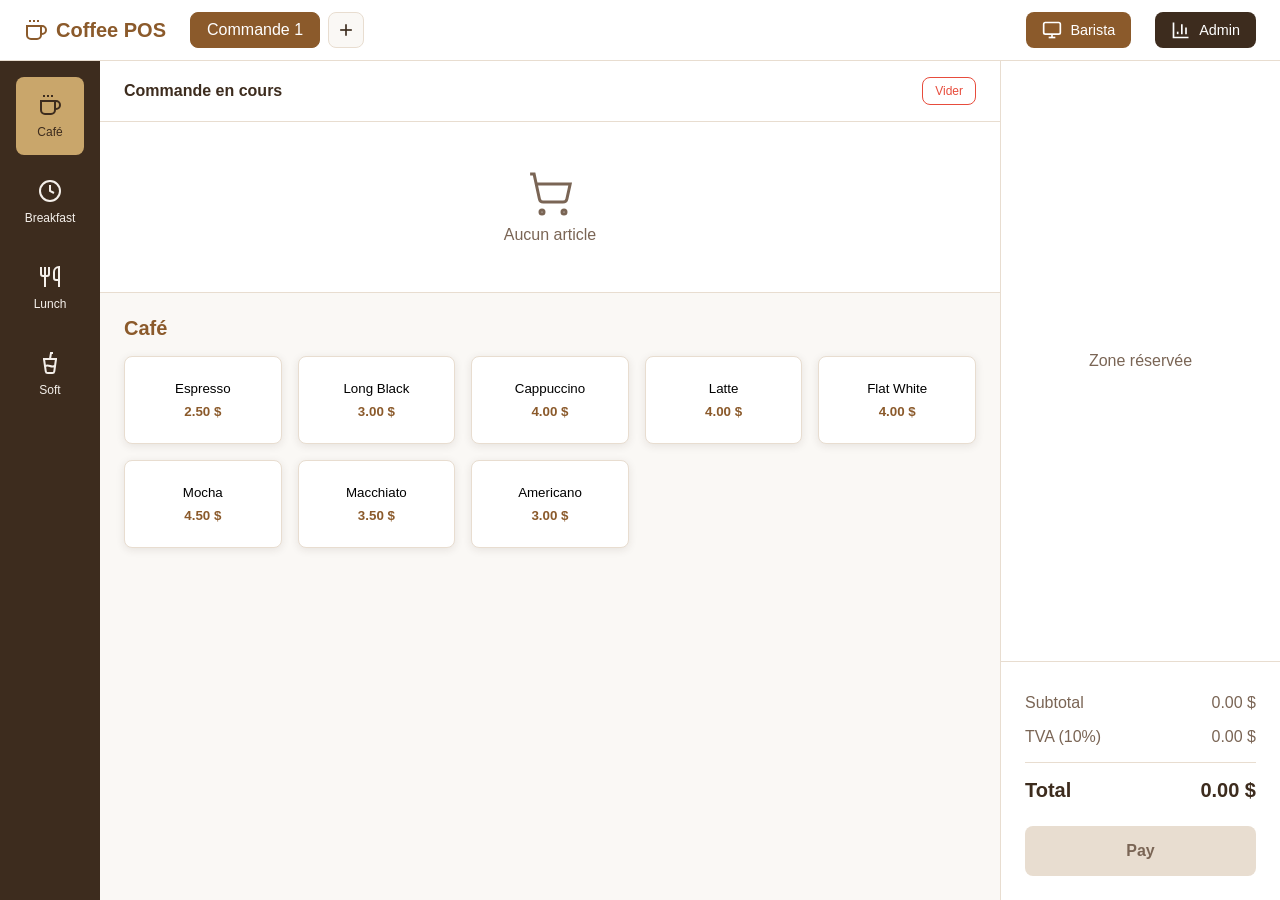
<file: public/index.html>
<!DOCTYPE html>
<html lang="fr">
<head>
  <meta charset="UTF-8">
  <meta name="viewport" content="width=device-width, initial-scale=1.0">
  <title>Coffee POS - Caisse</title>
  <link rel="stylesheet" href="styles.css">
</head>
<body>
  <div class="app">
    <!-- Header with Order Tabs -->
    <header class="header">
      <div class="logo">
        <svg width="24" height="24" viewBox="0 0 24 24" fill="none" stroke="currentColor" stroke-width="2">
          <path d="M17 8h1a4 4 0 1 1 0 8h-1"/>
          <path d="M3 8h14v9a4 4 0 0 1-4 4H7a4 4 0 0 1-4-4Z"/>
          <line x1="6" x2="6" y1="2" y2="4"/>
          <line x1="10" x2="10" y1="2" y2="4"/>
          <line x1="14" x2="14" y1="2" y2="4"/>
        </svg>
        <span>Coffee POS</span>
      </div>
      <div class="tabs-container">
        <div class="tabs" id="orderTabs"></div>
        <button class="btn-icon btn-add-tab" id="addTabBtn" title="Nouvelle commande">
          <svg width="20" height="20" viewBox="0 0 24 24" fill="none" stroke="currentColor" stroke-width="2">
            <line x1="12" y1="5" x2="12" y2="19"/>
            <line x1="5" y1="12" x2="19" y2="12"/>
          </svg>
        </button>
      </div>
      <a href="barista.html" class="link-barista" title="Écran Barista">
        <svg width="20" height="20" viewBox="0 0 24 24" fill="none" stroke="currentColor" stroke-width="2">
          <rect x="2" y="3" width="20" height="14" rx="2" ry="2"/>
          <line x1="8" y1="21" x2="16" y2="21"/>
          <line x1="12" y1="17" x2="12" y2="21"/>
        </svg>
        <span>Barista</span>
      </a>
      <a href="dashboard.html" class="link-admin" title="Dashboard Admin">
        <svg width="20" height="20" viewBox="0 0 24 24" fill="none" stroke="currentColor" stroke-width="2">
          <path d="M3 3v18h18"/>
          <path d="M18 17V9"/>
          <path d="M13 17V5"/>
          <path d="M8 17v-3"/>
        </svg>
        <span>Admin</span>
      </a>
    </header>

    <main class="main-content">
      <!-- Left Sidebar - Categories -->
      <aside class="sidebar">
        <button class="category-btn active" data-category="cafe">
          <svg width="24" height="24" viewBox="0 0 24 24" fill="none" stroke="currentColor" stroke-width="2">
            <path d="M17 8h1a4 4 0 1 1 0 8h-1"/>
            <path d="M3 8h14v9a4 4 0 0 1-4 4H7a4 4 0 0 1-4-4Z"/>
            <line x1="6" x2="6" y1="2" y2="4"/>
            <line x1="10" x2="10" y1="2" y2="4"/>
            <line x1="14" x2="14" y1="2" y2="4"/>
          </svg>
          <span>Café</span>
        </button>
        <button class="category-btn" data-category="breakfast">
          <svg width="24" height="24" viewBox="0 0 24 24" fill="none" stroke="currentColor" stroke-width="2">
            <circle cx="12" cy="12" r="10"/>
            <path d="M12 6v6l4 2"/>
          </svg>
          <span>Breakfast</span>
        </button>
        <button class="category-btn" data-category="lunch">
          <svg width="24" height="24" viewBox="0 0 24 24" fill="none" stroke="currentColor" stroke-width="2">
            <path d="M3 2v7c0 1.1.9 2 2 2h4a2 2 0 0 0 2-2V2"/>
            <path d="M7 2v20"/>
            <path d="M21 15V2v0a5 5 0 0 0-5 5v6c0 1.1.9 2 2 2h3Zm0 0v7"/>
          </svg>
          <span>Lunch</span>
        </button>
        <button class="category-btn" data-category="soft">
          <svg width="24" height="24" viewBox="0 0 24 24" fill="none" stroke="currentColor" stroke-width="2">
            <path d="m6 8 1.75 12.28a2 2 0 0 0 2 1.72h4.54a2 2 0 0 0 2-1.72L18 8"/>
            <path d="M5 8h14"/>
            <path d="M7 15a6.47 6.47 0 0 1 5 0 6.47 6.47 0 0 0 5 0"/>
            <path d="m12 8 1-6h2"/>
          </svg>
          <span>Soft</span>
        </button>
      </aside>

      <!-- Center Content -->
      <section class="center-content">
        <!-- Order Items -->
        <div class="order-items">
          <div class="order-items-header">
            <h2>Commande en cours</h2>
            <button class="btn-clear" id="clearOrderBtn">Vider</button>
          </div>
          <div class="order-items-list" id="orderItemsList">
            <div class="empty-order">
              <svg width="48" height="48" viewBox="0 0 24 24" fill="none" stroke="currentColor" stroke-width="1.5">
                <circle cx="8" cy="21" r="1"/>
                <circle cx="19" cy="21" r="1"/>
                <path d="M2.05 2.05h2l2.66 12.42a2 2 0 0 0 2 1.58h9.78a2 2 0 0 0 1.95-1.57l1.65-7.43H5.12"/>
              </svg>
              <p>Aucun article</p>
            </div>
          </div>
        </div>

        <!-- Product Grid -->
        <div class="product-grid-container">
          <h3 class="category-title" id="categoryTitle">Café</h3>
          <div class="product-grid" id="productGrid"></div>
        </div>
      </section>

      <!-- Right Sidebar - Total -->
      <aside class="right-sidebar">
        <div class="sidebar-placeholder">
          <p>Zone réservée</p>
        </div>
        <div class="order-total">
          <div class="total-row">
            <span>Subtotal</span>
            <span id="subtotal">0.00 $</span>
          </div>
          <div class="total-row">
            <span>TVA (10%)</span>
            <span id="tax">0.00 $</span>
          </div>
          <div class="total-row total-final">
            <span>Total</span>
            <span id="totalAmount">0.00 $</span>
          </div>
          <button class="btn-pay" id="payBtn" disabled>Pay</button>
        </div>
      </aside>
    </main>
  </div>

  <!-- Customization Modal -->
  <div class="modal-overlay" id="customModal">
    <div class="modal">
      <div class="modal-header">
        <h2 id="modalProductName">Cappuccino</h2>
        <button class="btn-close" id="closeModalBtn">
          <svg width="24" height="24" viewBox="0 0 24 24" fill="none" stroke="currentColor" stroke-width="2">
            <line x1="18" y1="6" x2="6" y2="18"/>
            <line x1="6" y1="6" x2="18" y2="18"/>
          </svg>
        </button>
      </div>
      <div class="modal-body">
        <!-- Size Selection -->
        <div class="option-group">
          <h3>Taille</h3>
          <div class="option-buttons" id="sizeOptions">
            <button class="option-btn" data-size="small" data-price="0">
              <span class="option-name">Small</span>
              <span class="option-price">+0.00 $</span>
            </button>
            <button class="option-btn active" data-size="medium" data-price="0.50">
              <span class="option-name">Medium</span>
              <span class="option-price">+0.50 $</span>
            </button>
            <button class="option-btn" data-size="large" data-price="1.00">
              <span class="option-name">Large</span>
              <span class="option-price">+1.00 $</span>
            </button>
          </div>
        </div>

        <!-- Milk Selection -->
        <div class="option-group">
          <h3>Milk Options</h3>
          <div class="option-buttons" id="milkOptions">
            <button class="option-btn active" data-milk="regular" data-price="0">
              <span class="option-name">Regular Milk</span>
              <span class="option-price">+0.00 $</span>
            </button>
            <button class="option-btn" data-milk="skimmed" data-price="0">
              <span class="option-name">Skimmed Milk</span>
              <span class="option-price">+0.00 $</span>
            </button>
            <button class="option-btn" data-milk="oat" data-price="0.60">
              <span class="option-name">Oat Milk</span>
              <span class="option-price">+0.60 $</span>
            </button>
            <button class="option-btn" data-milk="almond" data-price="0.60">
              <span class="option-name">Almond Milk</span>
              <span class="option-price">+0.60 $</span>
            </button>
            <button class="option-btn" data-milk="soy" data-price="0.60">
              <span class="option-name">Soy Milk</span>
              <span class="option-price">+0.60 $</span>
            </button>
          </div>
        </div>

        <!-- Extras Selection -->
        <div class="option-group">
          <h3>Extras</h3>
          <div class="option-buttons extras" id="extrasOptions">
            <button class="option-btn extra-btn" data-extra="extraShot" data-price="0.50">
              <span class="option-name">Extra Shot</span>
              <span class="option-price">+0.50 $</span>
            </button>
            <button class="option-btn extra-btn" data-extra="vanilla" data-price="0.40">
              <span class="option-name">Vanilla Sirup</span>
              <span class="option-price">+0.40 $</span>
            </button>
            <button class="option-btn extra-btn" data-extra="caramel" data-price="0.40">
              <span class="option-name">Caramel Sirup</span>
              <span class="option-price">+0.40 $</span>
            </button>
            <button class="option-btn extra-btn" data-extra="hazelnut" data-price="0.40">
              <span class="option-name">Hazelnut Sirup</span>
              <span class="option-price">+0.40 $</span>
            </button>
            <button class="option-btn extra-btn" data-extra="chocolate" data-price="0.40">
              <span class="option-name">Chocolat Sirup</span>
              <span class="option-price">+0.40 $</span>
            </button>
            <button class="option-btn extra-btn" data-extra="whippedCream" data-price="0.50">
              <span class="option-name">Whipped Cream</span>
              <span class="option-price">+0.50 $</span>
            </button>
          </div>
        </div>
      </div>
      <div class="modal-footer">
        <div class="modal-price">
          <span>Prix total:</span>
          <span id="modalTotalPrice">4.50 $</span>
        </div>
        <button class="btn-add-to-order" id="addToOrderBtn">Add to Order</button>
      </div>
    </div>
  </div>

  <!-- Payment Modal -->
  <div class="modal-overlay" id="paymentModal">
    <div class="modal payment-modal">
      <div class="modal-header">
        <h2>Paiement</h2>
        <button class="btn-close" id="closePaymentBtn">
          <svg width="24" height="24" viewBox="0 0 24 24" fill="none" stroke="currentColor" stroke-width="2">
            <line x1="18" y1="6" x2="6" y2="18"/>
            <line x1="6" y1="6" x2="18" y2="18"/>
          </svg>
        </button>
      </div>
      <div class="modal-body">
        <div class="payment-total">
          <span>Total à payer</span>
          <span id="paymentTotalAmount">0.00 €</span>
        </div>
        <div class="payment-methods">
          <h3>Mode de paiement</h3>
          <div class="payment-buttons">
            <button class="payment-btn" data-method="cash">
              <svg width="32" height="32" viewBox="0 0 24 24" fill="none" stroke="currentColor" stroke-width="2">
                <rect width="20" height="14" x="2" y="5" rx="2"/>
                <circle cx="12" cy="12" r="3"/>
                <path d="M2 10h2M20 10h2M2 14h2M20 14h2"/>
              </svg>
              <span>Espèces</span>
            </button>
            <button class="payment-btn" data-method="card">
              <svg width="32" height="32" viewBox="0 0 24 24" fill="none" stroke="currentColor" stroke-width="2">
                <rect width="20" height="14" x="2" y="5" rx="2"/>
                <line x1="2" y1="10" x2="22" y2="10"/>
              </svg>
              <span>Carte bancaire</span>
            </button>
            <button class="payment-btn" data-method="contactless">
              <svg width="32" height="32" viewBox="0 0 24 24" fill="none" stroke="currentColor" stroke-width="2">
                <path d="M6 8.32a7.43 7.43 0 0 1 0 7.36"/>
                <path d="M9.46 6.21a11.76 11.76 0 0 1 0 11.58"/>
                <path d="M12.91 4.1a15.91 15.91 0 0 1 .01 15.8"/>
                <path d="M16.37 2a20.16 20.16 0 0 1 0 20"/>
              </svg>
              <span>Sans contact</span>
            </button>
            <button class="payment-btn" data-method="mobile">
              <svg width="32" height="32" viewBox="0 0 24 24" fill="none" stroke="currentColor" stroke-width="2">
                <rect width="14" height="20" x="5" y="2" rx="2" ry="2"/>
                <line x1="12" y1="18" x2="12.01" y2="18"/>
              </svg>
              <span>Mobile</span>
            </button>
          </div>
        </div>
      </div>
      <div class="modal-footer">
        <button class="btn-confirm-payment" id="confirmPaymentBtn" disabled>Confirmer le paiement</button>
      </div>
    </div>
  </div>

  <!-- Payment Success Modal -->
  <div class="modal-overlay" id="successModal">
    <div class="modal success-modal">
      <div class="success-icon">
        <svg width="64" height="64" viewBox="0 0 24 24" fill="none" stroke="currentColor" stroke-width="2">
          <path d="M22 11.08V12a10 10 0 1 1-5.93-9.14"/>
          <polyline points="22 4 12 14.01 9 11.01"/>
        </svg>
      </div>
      <h2>Paiement réussi !</h2>
      <p id="successMessage">Merci pour votre commande</p>
      <p id="successOrderNumber" class="order-number-display"></p>
      <button class="btn-new-order" id="newOrderBtn">Nouvelle commande</button>
    </div>
  </div>

  <script src="app.js"></script>
</body>
</html>
</file>
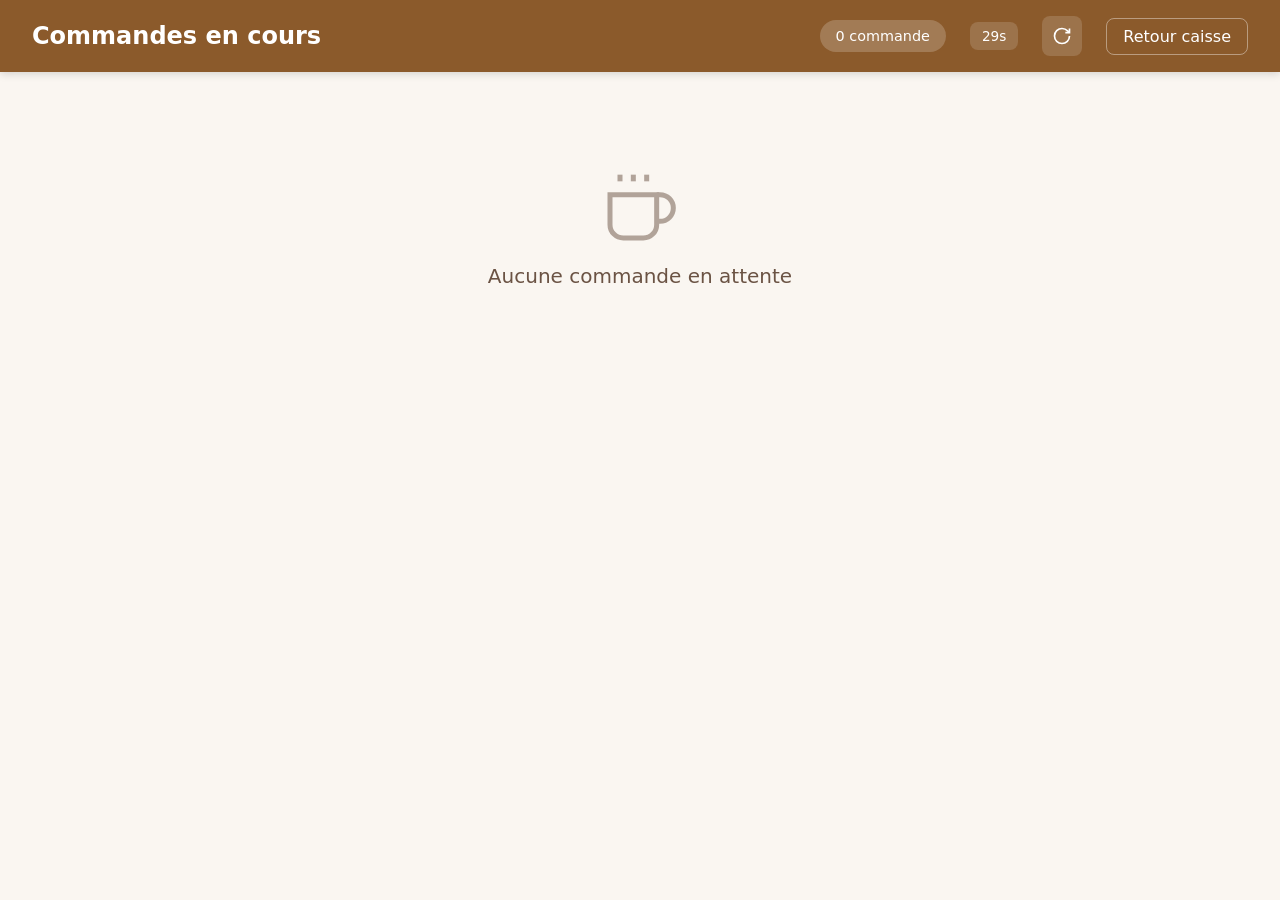
<file: public/barista.html>
<!DOCTYPE html>
<html lang="fr">
<head>
  <meta charset="UTF-8">
  <meta name="viewport" content="width=device-width, initial-scale=1.0">
  <title>Barista - Commandes en cours</title>
  <link rel="stylesheet" href="barista.css">
</head>
<body>
  <header class="header">
    <h1>Commandes en cours</h1>
    <div class="header-info">
      <span id="orderCount">0 commande(s)</span>
      <span class="refresh-timer" id="refreshTimer">30s</span>
      <button class="btn-refresh" id="refreshBtn" title="Rafraîchir">
        <svg width="20" height="20" viewBox="0 0 24 24" fill="none" stroke="currentColor" stroke-width="2">
          <path d="M21 12a9 9 0 1 1-9-9c2.52 0 4.93 1 6.74 2.74L21 8"/>
          <path d="M21 3v5h-5"/>
        </svg>
      </button>
      <a href="index.html" class="link-caisse">Retour caisse</a>
    </div>
  </header>

  <main class="orders-container" id="ordersContainer">
    <div class="empty-state" id="emptyState">
      <svg width="80" height="80" viewBox="0 0 24 24" fill="none" stroke="currentColor" stroke-width="1.5">
        <path d="M17 8h1a4 4 0 1 1 0 8h-1"/>
        <path d="M3 8h14v9a4 4 0 0 1-4 4H7a4 4 0 0 1-4-4V8Z"/>
        <line x1="6" y1="2" x2="6" y2="4"/>
        <line x1="10" y1="2" x2="10" y2="4"/>
        <line x1="14" y1="2" x2="14" y2="4"/>
      </svg>
      <p>Aucune commande en attente</p>
    </div>
  </main>

  <!-- Validation Modal -->
  <div class="modal-overlay" id="validateModal">
    <div class="modal">
      <h2>Valider la commande</h2>
      <p id="validateOrderNumber"></p>
      <div class="modal-items" id="validateOrderItems"></div>
      <div class="modal-actions">
        <button class="btn-cancel" id="cancelValidateBtn">Annuler</button>
        <button class="btn-validate" id="confirmValidateBtn">Commande prête</button>
      </div>
    </div>
  </div>

  <script src="barista.js"></script>
</body>
</html>
</file>
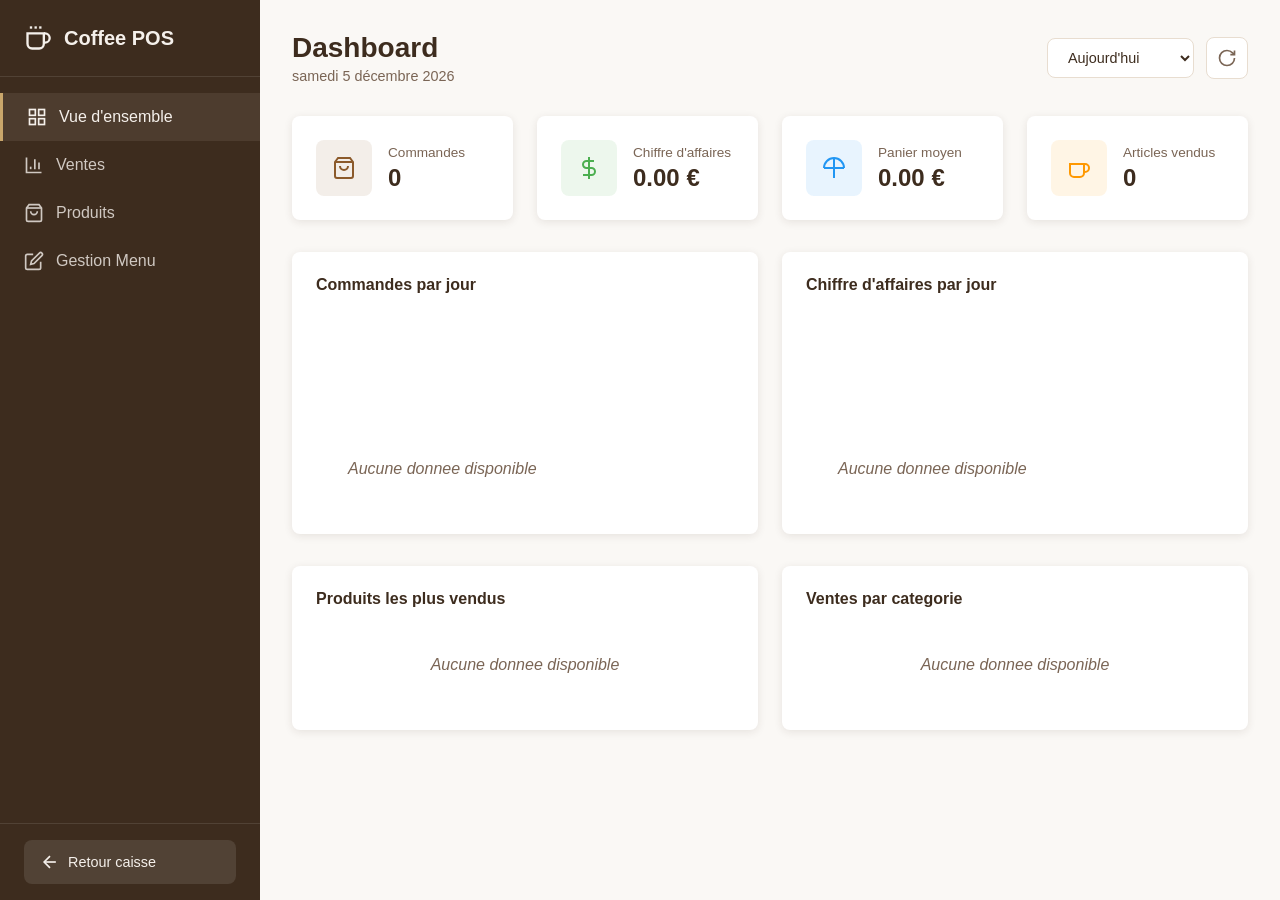
<file: public/dashboard.html>
<!DOCTYPE html>
<html lang="fr">
<head>
  <meta charset="UTF-8">
  <meta name="viewport" content="width=device-width, initial-scale=1.0">
  <title>Coffee POS - Dashboard Admin</title>
  <link rel="stylesheet" href="dashboard.css">
</head>
<body>
  <div class="dashboard">
    <!-- Sidebar -->
    <aside class="sidebar">
      <div class="sidebar-header">
        <svg width="28" height="28" viewBox="0 0 24 24" fill="none" stroke="currentColor" stroke-width="2">
          <path d="M17 8h1a4 4 0 1 1 0 8h-1"/>
          <path d="M3 8h14v9a4 4 0 0 1-4 4H7a4 4 0 0 1-4-4Z"/>
          <line x1="6" x2="6" y1="2" y2="4"/>
          <line x1="10" x2="10" y1="2" y2="4"/>
          <line x1="14" x2="14" y1="2" y2="4"/>
        </svg>
        <span>Coffee POS</span>
      </div>
      
      <nav class="sidebar-nav">
        <a href="#" class="nav-item active" data-section="overview">
          <svg width="20" height="20" viewBox="0 0 24 24" fill="none" stroke="currentColor" stroke-width="2">
            <rect x="3" y="3" width="7" height="7"/>
            <rect x="14" y="3" width="7" height="7"/>
            <rect x="14" y="14" width="7" height="7"/>
            <rect x="3" y="14" width="7" height="7"/>
          </svg>
          <span>Vue d'ensemble</span>
        </a>
        <a href="#" class="nav-item" data-section="sales">
          <svg width="20" height="20" viewBox="0 0 24 24" fill="none" stroke="currentColor" stroke-width="2">
            <path d="M3 3v18h18"/>
            <path d="M18 17V9"/>
            <path d="M13 17V5"/>
            <path d="M8 17v-3"/>
          </svg>
          <span>Ventes</span>
        </a>
        <a href="#" class="nav-item" data-section="products">
          <svg width="20" height="20" viewBox="0 0 24 24" fill="none" stroke="currentColor" stroke-width="2">
            <path d="M6 2 3 6v14a2 2 0 0 0 2 2h14a2 2 0 0 0 2-2V6l-3-4z"/>
            <line x1="3" y1="6" x2="21" y2="6"/>
            <path d="M16 10a4 4 0 0 1-8 0"/>
          </svg>
          <span>Produits</span>
        </a>
        <a href="#" class="nav-item" data-section="menu-editor">
          <svg width="20" height="20" viewBox="0 0 24 24" fill="none" stroke="currentColor" stroke-width="2">
            <path d="M11 4H4a2 2 0 0 0-2 2v14a2 2 0 0 0 2 2h14a2 2 0 0 0 2-2v-7"/>
            <path d="M18.5 2.5a2.121 2.121 0 0 1 3 3L12 15l-4 1 1-4 9.5-9.5z"/>
          </svg>
          <span>Gestion Menu</span>
        </a>
      </nav>
      
      <div class="sidebar-footer">
        <a href="index.html" class="btn-back">
          <svg width="20" height="20" viewBox="0 0 24 24" fill="none" stroke="currentColor" stroke-width="2">
            <path d="M19 12H5"/>
            <path d="M12 19l-7-7 7-7"/>
          </svg>
          <span>Retour caisse</span>
        </a>
      </div>
    </aside>
    
    <!-- Main Content -->
    <main class="main-content">
      <header class="content-header">
        <div class="header-title">
          <h1>Dashboard</h1>
          <p id="currentDate"></p>
        </div>
        <div class="header-actions">
          <select id="periodSelect" class="period-select">
            <option value="today">Aujourd'hui</option>
            <option value="week">Cette semaine</option>
            <option value="month">Ce mois</option>
            <option value="all">Tout</option>
          </select>
          <button class="btn-refresh" id="refreshBtn">
            <svg width="20" height="20" viewBox="0 0 24 24" fill="none" stroke="currentColor" stroke-width="2">
              <path d="M21 12a9 9 0 1 1-9-9c2.52 0 4.93 1 6.74 2.74L21 8"/>
              <path d="M21 3v5h-5"/>
            </svg>
          </button>
        </div>
      </header>
      
      <!-- Overview Section -->
      <section class="overview-section" id="overviewSection">
      
      <!-- Stats Cards -->
      <div class="stats-grid">
        <div class="stat-card">
          <div class="stat-icon orders">
            <svg width="24" height="24" viewBox="0 0 24 24" fill="none" stroke="currentColor" stroke-width="2">
              <path d="M6 2 3 6v14a2 2 0 0 0 2 2h14a2 2 0 0 0 2-2V6l-3-4z"/>
              <line x1="3" y1="6" x2="21" y2="6"/>
              <path d="M16 10a4 4 0 0 1-8 0"/>
            </svg>
          </div>
          <div class="stat-info">
            <span class="stat-label">Commandes</span>
            <span class="stat-value" id="totalOrders">0</span>
          </div>
        </div>
        
        <div class="stat-card">
          <div class="stat-icon revenue">
            <svg width="24" height="24" viewBox="0 0 24 24" fill="none" stroke="currentColor" stroke-width="2">
              <line x1="12" y1="1" x2="12" y2="23"/>
              <path d="M17 5H9.5a3.5 3.5 0 0 0 0 7h5a3.5 3.5 0 0 1 0 7H6"/>
            </svg>
          </div>
          <div class="stat-info">
            <span class="stat-label">Chiffre d'affaires</span>
            <span class="stat-value" id="totalRevenue">0.00 &euro;</span>
          </div>
        </div>
        
        <div class="stat-card">
          <div class="stat-icon average">
            <svg width="24" height="24" viewBox="0 0 24 24" fill="none" stroke="currentColor" stroke-width="2">
              <path d="M12 2v20"/>
              <path d="M2 12h20"/>
              <path d="M12 2a10 10 0 0 1 10 10"/>
              <path d="M12 2a10 10 0 0 0-10 10"/>
            </svg>
          </div>
          <div class="stat-info">
            <span class="stat-label">Panier moyen</span>
            <span class="stat-value" id="averageOrder">0.00 &euro;</span>
          </div>
        </div>
        
        <div class="stat-card">
          <div class="stat-icon items">
            <svg width="24" height="24" viewBox="0 0 24 24" fill="none" stroke="currentColor" stroke-width="2">
              <path d="M17 8h1a4 4 0 1 1 0 8h-1"/>
              <path d="M3 8h14v9a4 4 0 0 1-4 4H7a4 4 0 0 1-4-4Z"/>
            </svg>
          </div>
          <div class="stat-info">
            <span class="stat-label">Articles vendus</span>
            <span class="stat-value" id="totalItems">0</span>
          </div>
        </div>
      </div>
      
      <!-- Charts Section -->
      <div class="charts-section">
        <!-- Orders by Day -->
        <div class="chart-card">
          <h3>Commandes par jour</h3>
          <div class="chart-container" id="ordersChart"></div>
        </div>
        
        <!-- Revenue by Day -->
        <div class="chart-card">
          <h3>Chiffre d'affaires par jour</h3>
          <div class="chart-container" id="revenueChart"></div>
        </div>
      </div>
      
      <!-- Top Products Section -->
      <div class="products-section">
        <div class="products-card">
          <h3>Produits les plus vendus</h3>
          <div class="products-list" id="topProducts">
            <p class="empty-state">Aucune donnee disponible</p>
          </div>
        </div>
        
        <div class="products-card">
          <h3>Ventes par categorie</h3>
          <div class="categories-list" id="categoryBreakdown">
            <p class="empty-state">Aucune donnee disponible</p>
          </div>
        </div>
      </div>
      
      </section>
      
      <!-- Menu Editor Section (hidden by default) -->
      <section class="menu-editor-section" id="menuEditorSection" style="display: none;">
        <div class="editor-header">
          <h2>Gestion des Menus</h2>
          <p>Modifier les categories et les produits de la caisse</p>
        </div>
        
        <!-- Category Tabs -->
        <div class="category-tabs">
          <button class="category-tab active" data-category="cafe">Cafe</button>
          <button class="category-tab" data-category="breakfast">Breakfast</button>
          <button class="category-tab" data-category="lunch">Lunch</button>
          <button class="category-tab" data-category="soft">Soft</button>
        </div>
        
        <!-- Products List -->
        <div class="products-editor">
          <div class="products-editor-header">
            <h3>Produits - <span id="currentCategoryName">Cafe</span></h3>
            <button class="btn-add-product" id="addProductBtn">
              <svg width="18" height="18" viewBox="0 0 24 24" fill="none" stroke="currentColor" stroke-width="2">
                <line x1="12" y1="5" x2="12" y2="19"/>
                <line x1="5" y1="12" x2="19" y2="12"/>
              </svg>
              Ajouter un produit
            </button>
          </div>
          
          <div class="products-editor-list" id="productsEditorList">
            <!-- Products will be rendered here -->
          </div>
        </div>
      </section>
    </main>
  </div>
  
  <!-- Product Edit Modal -->
  <div class="modal-overlay" id="productModal">
    <div class="modal product-modal">
      <div class="modal-header">
        <h3 id="productModalTitle">Modifier le produit</h3>
        <button class="btn-close" id="closeProductModal">
          <svg width="24" height="24" viewBox="0 0 24 24" fill="none" stroke="currentColor" stroke-width="2">
            <line x1="18" y1="6" x2="6" y2="18"/>
            <line x1="6" y1="6" x2="18" y2="18"/>
          </svg>
        </button>
      </div>
      
      <form id="productForm">
        <div class="form-group">
          <label for="productName">Nom du produit</label>
          <input type="text" id="productName" required placeholder="Ex: Cappuccino">
        </div>
        
        <div class="form-group">
          <label for="productPrice">Prix (EUR)</label>
          <input type="number" id="productPrice" step="0.10" min="0" required placeholder="Ex: 3.50">
        </div>
        
        <div class="form-group">
          <label class="checkbox-label">
            <input type="checkbox" id="productHasOptions">
            <span>Produit avec options (taille, lait, extras)</span>
          </label>
        </div>
        
        <input type="hidden" id="productId">
        <input type="hidden" id="productCategory">
        
        <div class="form-actions">
          <button type="button" class="btn-cancel" id="cancelProductBtn">Annuler</button>
          <button type="button" class="btn-delete" id="deleteProductBtn" style="display: none;">Supprimer</button>
          <button type="submit" class="btn-save">Enregistrer</button>
        </div>
      </form>
    </div>
  </div>
  
  <script src="dashboard.js"></script>
</body>
</html>
</file>
<file: public/styles.css>
* {
  margin: 0;
  padding: 0;
  box-sizing: border-box;
}

:root {
  --bg: #faf8f5;
  --bg-card: #ffffff;
  --text: #3d2c1e;
  --text-muted: #7a6555;
  --primary: #8b5a2b;
  --primary-hover: #704820;
  --accent: #c9a66b;
  --border: #e8ddd0;
  --sidebar-bg: #3d2c1e;
  --sidebar-text: #f5f0eb;
  --sidebar-hover: #4d3c2e;
  --success: #4caf50;
  --danger: #e74c3c;
  --radius: 8px;
  --shadow: 0 2px 8px rgba(61, 44, 30, 0.1);
}

body {
  font-family: -apple-system, BlinkMacSystemFont, 'Segoe UI', Roboto, sans-serif;
  background-color: var(--bg);
  color: var(--text);
  min-height: 100vh;
  overflow: hidden;
}

.app {
  display: flex;
  flex-direction: column;
  height: 100vh;
}

/* Header */
.header {
  display: flex;
  align-items: center;
  gap: 1.5rem;
  padding: 0.75rem 1.5rem;
  background: var(--bg-card);
  border-bottom: 1px solid var(--border);
  flex-shrink: 0;
}

.logo {
  display: flex;
  align-items: center;
  gap: 0.5rem;
  color: var(--primary);
  font-weight: 700;
  font-size: 1.25rem;
  flex-shrink: 0;
}

.tabs-container {
  display: flex;
  align-items: center;
  gap: 0.5rem;
  flex: 1;
  overflow-x: auto;
}

.link-barista {
  display: flex;
  align-items: center;
  gap: 0.5rem;
  padding: 0.5rem 1rem;
  background: var(--primary);
  color: white;
  text-decoration: none;
  border-radius: var(--radius);
  font-weight: 500;
  font-size: 0.9rem;
  transition: background 0.2s;
  flex-shrink: 0;
}

.link-barista:hover {
  background: var(--primary-hover);
}

.link-admin {
  display: flex;
  align-items: center;
  gap: 0.5rem;
  padding: 0.5rem 1rem;
  background: var(--sidebar-bg);
  color: white;
  text-decoration: none;
  border-radius: var(--radius);
  font-weight: 500;
  font-size: 0.9rem;
  transition: background 0.2s;
  flex-shrink: 0;
}

.link-admin:hover {
  background: var(--sidebar-hover);
}

.tabs {
  display: flex;
  gap: 0.5rem;
}

.tab {
  display: flex;
  align-items: center;
  gap: 0.5rem;
  padding: 0.5rem 1rem;
  background: var(--bg);
  border: 1px solid var(--border);
  border-radius: var(--radius);
  cursor: pointer;
  transition: all 0.2s;
  white-space: nowrap;
}

.tab:hover {
  background: var(--border);
}

.tab.active {
  background: var(--primary);
  color: white;
  border-color: var(--primary);
}

.tab-close {
  display: flex;
  align-items: center;
  justify-content: center;
  width: 18px;
  height: 18px;
  border: none;
  background: transparent;
  color: inherit;
  cursor: pointer;
  border-radius: 50%;
  opacity: 0.7;
}

.tab-close:hover {
  opacity: 1;
  background: rgba(255, 255, 255, 0.2);
}

.tab.active .tab-close:hover {
  background: rgba(255, 255, 255, 0.3);
}

.btn-icon {
  display: flex;
  align-items: center;
  justify-content: center;
  width: 36px;
  height: 36px;
  border: 1px solid var(--border);
  background: var(--bg);
  border-radius: var(--radius);
  cursor: pointer;
  color: var(--text);
  transition: all 0.2s;
}

.btn-icon:hover {
  background: var(--border);
}

/* Main Content */
.main-content {
  display: flex;
  flex: 1;
  overflow: hidden;
}

/* Sidebar */
.sidebar {
  display: flex;
  flex-direction: column;
  gap: 0.5rem;
  padding: 1rem;
  background: var(--sidebar-bg);
  width: 100px;
  flex-shrink: 0;
}

.category-btn {
  display: flex;
  flex-direction: column;
  align-items: center;
  gap: 0.5rem;
  padding: 1rem 0.5rem;
  background: transparent;
  border: none;
  border-radius: var(--radius);
  color: var(--sidebar-text);
  cursor: pointer;
  transition: all 0.2s;
  font-size: 0.75rem;
}

.category-btn:hover {
  background: var(--sidebar-hover);
}

.category-btn.active {
  background: var(--accent);
  color: var(--sidebar-bg);
}

/* Center Content */
.center-content {
  display: flex;
  flex-direction: column;
  flex: 1;
  overflow: hidden;
}

.order-items {
  background: var(--bg-card);
  border-bottom: 1px solid var(--border);
  max-height: 55%;
  display: flex;
  flex-direction: column;
}

.order-items-header {
  display: flex;
  justify-content: space-between;
  align-items: center;
  padding: 1rem 1.5rem;
  border-bottom: 1px solid var(--border);
}

.order-items-header h2 {
  font-size: 1rem;
  font-weight: 600;
}

.btn-clear {
  padding: 0.375rem 0.75rem;
  background: transparent;
  border: 1px solid var(--danger);
  color: var(--danger);
  border-radius: var(--radius);
  cursor: pointer;
  font-size: 0.75rem;
  transition: all 0.2s;
}

.btn-clear:hover {
  background: var(--danger);
  color: white;
}

.order-items-list {
  flex: 1;
  overflow-y: auto;
  padding: 1rem 1.5rem;
}

.empty-order {
  display: flex;
  flex-direction: column;
  align-items: center;
  justify-content: center;
  gap: 0.5rem;
  padding: 2rem;
  color: var(--text-muted);
}

.order-item {
  display: flex;
  align-items: center;
  gap: 1rem;
  padding: 0.75rem 0;
  border-bottom: 1px solid var(--border);
}

.order-item:last-child {
  border-bottom: none;
}

.order-item-info {
  flex: 1;
}

.order-item-name {
  font-weight: 500;
  margin-bottom: 0.25rem;
}

.order-item-details {
  font-size: 0.75rem;
  color: var(--text-muted);
}

.order-item-qty {
  display: flex;
  align-items: center;
  gap: 0.5rem;
}

.qty-btn {
  display: flex;
  align-items: center;
  justify-content: center;
  width: 28px;
  height: 28px;
  border: 1px solid var(--border);
  background: var(--bg);
  border-radius: var(--radius);
  cursor: pointer;
  font-size: 1rem;
  transition: all 0.2s;
}

.qty-btn:hover {
  background: var(--border);
}

.qty-value {
  min-width: 24px;
  text-align: center;
  font-weight: 500;
}

.order-item-price {
  font-weight: 600;
  min-width: 70px;
  text-align: right;
}

.order-item-remove {
  display: flex;
  align-items: center;
  justify-content: center;
  width: 28px;
  height: 28px;
  border: none;
  background: transparent;
  color: var(--danger);
  cursor: pointer;
  border-radius: var(--radius);
  transition: all 0.2s;
}

.order-item-remove:hover {
  background: rgba(231, 76, 60, 0.1);
}

/* Product Grid */
.product-grid-container {
  flex: 1;
  padding: 1.5rem;
  overflow-y: auto;
}

.category-title {
  font-size: 1.25rem;
  font-weight: 600;
  margin-bottom: 1rem;
  color: var(--primary);
}

.product-grid {
  display: grid;
  grid-template-columns: repeat(auto-fill, minmax(140px, 1fr));
  gap: 1rem;
}

.product-btn {
  display: flex;
  flex-direction: column;
  align-items: center;
  justify-content: center;
  gap: 0.5rem;
  padding: 1.5rem 1rem;
  background: var(--bg-card);
  border: 1px solid var(--border);
  border-radius: var(--radius);
  cursor: pointer;
  transition: all 0.2s;
  box-shadow: var(--shadow);
}

.product-btn:hover {
  border-color: var(--primary);
  transform: translateY(-2px);
  box-shadow: 0 4px 12px rgba(61, 44, 30, 0.15);
}

.product-btn:active {
  transform: translateY(0);
}

.product-name {
  font-weight: 500;
  text-align: center;
}

.product-price {
  color: var(--primary);
  font-weight: 600;
}

/* Right Sidebar */
.right-sidebar {
  display: flex;
  flex-direction: column;
  width: 280px;
  background: var(--bg-card);
  border-left: 1px solid var(--border);
  flex-shrink: 0;
}

.sidebar-placeholder {
  flex: 1;
  display: flex;
  align-items: center;
  justify-content: center;
  color: var(--text-muted);
  border-bottom: 1px solid var(--border);
}

.order-total {
  padding: 1.5rem;
}

.total-row {
  display: flex;
  justify-content: space-between;
  padding: 0.5rem 0;
  color: var(--text-muted);
}

.total-final {
  font-size: 1.25rem;
  font-weight: 700;
  color: var(--text);
  border-top: 1px solid var(--border);
  margin-top: 0.5rem;
  padding-top: 1rem;
}

.btn-pay {
  width: 100%;
  padding: 1rem;
  margin-top: 1rem;
  background: var(--primary);
  color: white;
  border: none;
  border-radius: var(--radius);
  font-size: 1rem;
  font-weight: 600;
  cursor: pointer;
  transition: all 0.2s;
}

.btn-pay:hover:not(:disabled) {
  background: var(--primary-hover);
}

.btn-pay:disabled {
  background: var(--border);
  color: var(--text-muted);
  cursor: not-allowed;
}

/* Modal */
.modal-overlay {
  position: fixed;
  inset: 0;
  background: rgba(0, 0, 0, 0.5);
  display: flex;
  align-items: center;
  justify-content: center;
  z-index: 100;
  opacity: 0;
  visibility: hidden;
  transition: all 0.3s;
}

.modal-overlay.active {
  opacity: 1;
  visibility: visible;
}

.modal {
  background: var(--bg-card);
  border-radius: calc(var(--radius) * 2);
  width: 90%;
  max-width: 500px;
  max-height: 90vh;
  overflow: hidden;
  display: flex;
  flex-direction: column;
  transform: scale(0.9);
  transition: transform 0.3s;
}

.modal-overlay.active .modal {
  transform: scale(1);
}

.modal-header {
  display: flex;
  justify-content: space-between;
  align-items: center;
  padding: 1.5rem;
  border-bottom: 1px solid var(--border);
}

.modal-header h2 {
  font-size: 1.25rem;
  font-weight: 600;
}

.btn-close {
  display: flex;
  align-items: center;
  justify-content: center;
  width: 36px;
  height: 36px;
  border: none;
  background: transparent;
  color: var(--text-muted);
  cursor: pointer;
  border-radius: var(--radius);
  transition: all 0.2s;
}

.btn-close:hover {
  background: var(--bg);
  color: var(--text);
}

.modal-body {
  flex: 1;
  overflow-y: auto;
  padding: 1.5rem;
}

.option-group {
  margin-bottom: 1.5rem;
}

.option-group:last-child {
  margin-bottom: 0;
}

.option-group h3 {
  font-size: 0.875rem;
  font-weight: 600;
  margin-bottom: 0.75rem;
  color: var(--text-muted);
  text-transform: uppercase;
  letter-spacing: 0.05em;
}

.option-buttons {
  display: flex;
  flex-wrap: wrap;
  gap: 0.5rem;
}

.option-buttons.extras {
  display: grid;
  grid-template-columns: repeat(2, 1fr);
}

.option-btn {
  display: flex;
  flex-direction: column;
  align-items: center;
  gap: 0.25rem;
  padding: 0.75rem 1rem;
  background: var(--bg);
  border: 2px solid var(--border);
  border-radius: var(--radius);
  cursor: pointer;
  transition: all 0.2s;
  flex: 1;
  min-width: 100px;
}

.option-btn:hover {
  border-color: var(--primary);
}

.option-btn.active {
  border-color: var(--primary);
  background: rgba(139, 90, 43, 0.1);
}

.option-name {
  font-weight: 500;
  font-size: 0.875rem;
}

.option-price {
  font-size: 0.75rem;
  color: var(--text-muted);
}

.extra-btn.active .option-price {
  color: var(--primary);
}

.modal-footer {
  display: flex;
  justify-content: space-between;
  align-items: center;
  padding: 1.5rem;
  border-top: 1px solid var(--border);
  background: var(--bg);
}

.modal-price {
  display: flex;
  flex-direction: column;
  gap: 0.25rem;
}

.modal-price span:first-child {
  font-size: 0.75rem;
  color: var(--text-muted);
}

.modal-price span:last-child {
  font-size: 1.5rem;
  font-weight: 700;
  color: var(--primary);
}

.btn-add-to-order {
  padding: 1rem 2rem;
  background: var(--primary);
  color: white;
  border: none;
  border-radius: var(--radius);
  font-size: 1rem;
  font-weight: 600;
  cursor: pointer;
  transition: all 0.2s;
}

.btn-add-to-order:hover {
  background: var(--primary-hover);
}

/* Payment Modal */
.payment-modal {
  max-width: 450px;
}

.payment-total {
  display: flex;
  justify-content: space-between;
  align-items: center;
  padding: 1.5rem;
  background: var(--bg);
  border-radius: var(--radius);
  margin-bottom: 1.5rem;
}

.payment-total span:first-child {
  font-size: 1rem;
  color: var(--text-muted);
}

.payment-total span:last-child {
  font-size: 1.75rem;
  font-weight: 700;
  color: var(--primary);
}

.payment-methods h3 {
  font-size: 0.875rem;
  font-weight: 600;
  margin-bottom: 1rem;
  color: var(--text-muted);
  text-transform: uppercase;
  letter-spacing: 0.05em;
}

.payment-buttons {
  display: grid;
  grid-template-columns: repeat(2, 1fr);
  gap: 1rem;
}

.payment-btn {
  display: flex;
  flex-direction: column;
  align-items: center;
  justify-content: center;
  gap: 0.75rem;
  padding: 1.5rem 1rem;
  background: var(--bg);
  border: 2px solid var(--border);
  border-radius: var(--radius);
  cursor: pointer;
  transition: all 0.2s;
  color: var(--text);
}

.payment-btn:hover {
  border-color: var(--primary);
}

.payment-btn.active {
  border-color: var(--primary);
  background: rgba(139, 90, 43, 0.1);
}

.payment-btn span {
  font-weight: 500;
}

.btn-confirm-payment {
  width: 100%;
  padding: 1rem;
  background: var(--success);
  color: white;
  border: none;
  border-radius: var(--radius);
  font-size: 1rem;
  font-weight: 600;
  cursor: pointer;
  transition: all 0.2s;
}

.btn-confirm-payment:hover:not(:disabled) {
  filter: brightness(1.1);
}

.btn-confirm-payment:disabled {
  background: var(--border);
  color: var(--text-muted);
  cursor: not-allowed;
}

/* Success Modal */
.success-modal {
  text-align: center;
  padding: 3rem 2rem;
  max-width: 350px;
}

.success-icon {
  color: var(--success);
  margin-bottom: 1.5rem;
}

.success-modal h2 {
  margin-bottom: 0.5rem;
}

.success-modal p {
  color: var(--text-muted);
  margin-bottom: 0.5rem;
}

.order-number-display {
  font-size: 1.25rem;
  font-weight: 600;
  color: var(--primary);
  margin-bottom: 2rem;
}

.btn-new-order {
  padding: 1rem 2rem;
  background: var(--primary);
  color: white;
  border: none;
  border-radius: var(--radius);
  font-size: 1rem;
  font-weight: 600;
  cursor: pointer;
  transition: all 0.2s;
}

.btn-new-order:hover {
  background: var(--primary-hover);
}

/* Responsive */
@media (max-width: 900px) {
  .right-sidebar {
    display: none;
  }
  
  .main-content {
    position: relative;
  }
  
  .order-total-mobile {
    position: fixed;
    bottom: 0;
    left: 100px;
    right: 0;
    background: var(--bg-card);
    border-top: 1px solid var(--border);
    padding: 1rem;
    display: flex;
    align-items: center;
    justify-content: space-between;
    gap: 1rem;
    z-index: 50;
  }
  
  .order-total-mobile .total-amount {
    font-size: 1.25rem;
    font-weight: 700;
  }
  
  .order-total-mobile .btn-pay {
    margin: 0;
    padding: 0.75rem 1.5rem;
    width: auto;
  }
  
  .center-content {
    padding-bottom: 80px;
  }
}

@media (max-width: 600px) {
  .header {
    padding: 0.5rem 1rem;
  }
  
  .logo span {
    display: none;
  }
  
  .sidebar {
    width: 70px;
    padding: 0.5rem;
  }
  
  .category-btn {
    padding: 0.75rem 0.25rem;
    font-size: 0.625rem;
  }
  
  .category-btn svg {
    width: 20px;
    height: 20px;
  }
  
  .order-total-mobile {
    left: 70px;
  }
  
  .product-grid {
    grid-template-columns: repeat(auto-fill, minmax(100px, 1fr));
    gap: 0.75rem;
  }
  
  .product-btn {
    padding: 1rem 0.5rem;
  }
  
  .product-name {
    font-size: 0.875rem;
  }
  
  .option-buttons.extras {
    grid-template-columns: 1fr;
  }
  
  .payment-buttons {
    grid-template-columns: 1fr;
  }
}
</file>
<file: public/barista.css>
:root {
  --primary: #8B5A2B;
  --primary-light: #A67C52;
  --primary-dark: #5D3A1A;
  --accent: #D4A574;
  --background: #FAF6F1;
  --surface: #FFFFFF;
  --surface-alt: #F5EDE4;
  --text: #2D1B0E;
  --text-muted: #6B5344;
  --border: #E5DCD3;
  --success: #4CAF50;
  --success-light: #E8F5E9;
  --warning: #FF9800;
  --warning-light: #FFF3E0;
}

* {
  margin: 0;
  padding: 0;
  box-sizing: border-box;
}

body {
  font-family: 'Segoe UI', system-ui, -apple-system, sans-serif;
  background: var(--background);
  color: var(--text);
  min-height: 100vh;
}

/* Header */
.header {
  background: var(--primary);
  color: white;
  padding: 1rem 2rem;
  display: flex;
  justify-content: space-between;
  align-items: center;
  box-shadow: 0 2px 8px rgba(0, 0, 0, 0.15);
}

.header h1 {
  font-size: 1.5rem;
  font-weight: 600;
}

.header-info {
  display: flex;
  align-items: center;
  gap: 1.5rem;
}

#orderCount {
  background: rgba(255, 255, 255, 0.2);
  padding: 0.5rem 1rem;
  border-radius: 2rem;
  font-size: 0.9rem;
}

.refresh-timer {
  background: rgba(255, 255, 255, 0.15);
  padding: 0.4rem 0.75rem;
  border-radius: 0.5rem;
  font-size: 0.85rem;
  font-variant-numeric: tabular-nums;
  min-width: 3rem;
  text-align: center;
}

.btn-refresh {
  display: flex;
  align-items: center;
  justify-content: center;
  width: 40px;
  height: 40px;
  background: rgba(255, 255, 255, 0.15);
  border: none;
  border-radius: 0.5rem;
  color: white;
  cursor: pointer;
  transition: background 0.2s, transform 0.2s;
}

.btn-refresh:hover {
  background: rgba(255, 255, 255, 0.25);
}

.btn-refresh:active {
  transform: scale(0.95);
}

.btn-refresh.spinning svg {
  animation: spin 0.5s ease-out;
}

@keyframes spin {
  from {
    transform: rotate(0deg);
  }
  to {
    transform: rotate(360deg);
  }
}

.link-caisse {
  color: white;
  text-decoration: none;
  padding: 0.5rem 1rem;
  border: 1px solid rgba(255, 255, 255, 0.4);
  border-radius: 0.5rem;
  transition: background 0.2s;
}

.link-caisse:hover {
  background: rgba(255, 255, 255, 0.1);
}

/* Orders Container */
.orders-container {
  padding: 2rem;
  display: grid;
  grid-template-columns: repeat(auto-fill, minmax(320px, 1fr));
  gap: 1.5rem;
  max-width: 1600px;
  margin: 0 auto;
}

/* Empty State */
.empty-state {
  grid-column: 1 / -1;
  display: flex;
  flex-direction: column;
  align-items: center;
  justify-content: center;
  padding: 4rem 2rem;
  color: var(--text-muted);
}

.empty-state svg {
  margin-bottom: 1rem;
  opacity: 0.5;
}

.empty-state p {
  font-size: 1.25rem;
}

.empty-state.hidden {
  display: none;
}

/* Order Card */
.order-card {
  background: var(--surface);
  border-radius: 1rem;
  box-shadow: 0 2px 12px rgba(0, 0, 0, 0.08);
  overflow: hidden;
  cursor: pointer;
  transition: transform 0.2s, box-shadow 0.2s;
  animation: slideIn 0.3s ease-out;
}

@keyframes slideIn {
  from {
    opacity: 0;
    transform: translateY(20px);
  }
  to {
    opacity: 1;
    transform: translateY(0);
  }
}

.order-card:hover {
  transform: translateY(-4px);
  box-shadow: 0 8px 24px rgba(0, 0, 0, 0.12);
}

.order-card.removing {
  animation: slideOut 0.3s ease-out forwards;
}

@keyframes slideOut {
  from {
    opacity: 1;
    transform: scale(1);
  }
  to {
    opacity: 0;
    transform: scale(0.9);
  }
}

.order-header {
  background: var(--primary);
  color: white;
  padding: 1rem 1.25rem;
  display: flex;
  justify-content: space-between;
  align-items: center;
}

.order-number {
  font-size: 1.5rem;
  font-weight: 700;
}

.order-time {
  font-size: 0.85rem;
  opacity: 0.9;
}

.order-items {
  padding: 1rem 1.25rem;
  max-height: 300px;
  overflow-y: auto;
}

.order-item {
  display: flex;
  justify-content: space-between;
  align-items: flex-start;
  padding: 0.75rem 0;
  border-bottom: 1px solid var(--border);
}

.order-item:last-child {
  border-bottom: none;
}

.item-info {
  flex: 1;
}

.item-name {
  font-weight: 600;
  margin-bottom: 0.25rem;
}

.item-details {
  font-size: 0.85rem;
  color: var(--text-muted);
}

.item-quantity {
  background: var(--surface-alt);
  padding: 0.25rem 0.75rem;
  border-radius: 1rem;
  font-weight: 600;
  font-size: 0.9rem;
  margin-left: 1rem;
}

.order-footer {
  background: var(--surface-alt);
  padding: 1rem 1.25rem;
  display: flex;
  justify-content: space-between;
  align-items: center;
}

.item-count {
  color: var(--text-muted);
  font-size: 0.9rem;
}

.tap-hint {
  color: var(--primary);
  font-size: 0.85rem;
  font-weight: 500;
}

/* Modal */
.modal-overlay {
  position: fixed;
  top: 0;
  left: 0;
  right: 0;
  bottom: 0;
  background: rgba(0, 0, 0, 0.5);
  display: flex;
  align-items: center;
  justify-content: center;
  opacity: 0;
  visibility: hidden;
  transition: opacity 0.2s, visibility 0.2s;
  z-index: 1000;
}

.modal-overlay.active {
  opacity: 1;
  visibility: visible;
}

.modal {
  background: var(--surface);
  border-radius: 1rem;
  padding: 2rem;
  width: 90%;
  max-width: 450px;
  max-height: 80vh;
  overflow-y: auto;
  transform: scale(0.9);
  transition: transform 0.2s;
}

.modal-overlay.active .modal {
  transform: scale(1);
}

.modal h2 {
  margin-bottom: 0.5rem;
  color: var(--text);
}

.modal > p {
  color: var(--primary);
  font-size: 1.25rem;
  font-weight: 600;
  margin-bottom: 1.5rem;
}

.modal-items {
  background: var(--surface-alt);
  border-radius: 0.75rem;
  padding: 1rem;
  margin-bottom: 1.5rem;
  max-height: 250px;
  overflow-y: auto;
}

.modal-item {
  display: flex;
  justify-content: space-between;
  padding: 0.5rem 0;
  border-bottom: 1px solid var(--border);
}

.modal-item:last-child {
  border-bottom: none;
}

.modal-item-name {
  font-weight: 500;
}

.modal-item-details {
  font-size: 0.85rem;
  color: var(--text-muted);
}

.modal-item-qty {
  font-weight: 600;
  color: var(--primary);
}

.modal-actions {
  display: flex;
  gap: 1rem;
}

.btn-cancel, .btn-validate {
  flex: 1;
  padding: 1rem;
  border: none;
  border-radius: 0.75rem;
  font-size: 1rem;
  font-weight: 600;
  cursor: pointer;
  transition: background 0.2s, transform 0.1s;
}

.btn-cancel {
  background: var(--surface-alt);
  color: var(--text);
}

.btn-cancel:hover {
  background: var(--border);
}

.btn-validate {
  background: var(--success);
  color: white;
}

.btn-validate:hover {
  background: #43A047;
}

.btn-validate:active, .btn-cancel:active {
  transform: scale(0.98);
}

/* Responsive */
@media (max-width: 768px) {
  .header {
    padding: 1rem;
    flex-direction: column;
    gap: 1rem;
  }

  .header h1 {
    font-size: 1.25rem;
  }

  .orders-container {
    padding: 1rem;
    grid-template-columns: 1fr;
  }

  .order-number {
    font-size: 1.25rem;
  }
}
</file>
<file: public/dashboard.css>
* {
  margin: 0;
  padding: 0;
  box-sizing: border-box;
}

:root {
  --bg: #faf8f5;
  --bg-card: #ffffff;
  --text: #3d2c1e;
  --text-muted: #7a6555;
  --primary: #8b5a2b;
  --primary-hover: #704820;
  --accent: #c9a66b;
  --border: #e8ddd0;
  --sidebar-bg: #3d2c1e;
  --sidebar-text: #f5f0eb;
  --sidebar-hover: #4d3c2e;
  --success: #4caf50;
  --info: #2196f3;
  --warning: #ff9800;
  --danger: #e74c3c;
  --radius: 8px;
  --shadow: 0 2px 8px rgba(61, 44, 30, 0.1);
}

body {
  font-family: -apple-system, BlinkMacSystemFont, 'Segoe UI', Roboto, sans-serif;
  background-color: var(--bg);
  color: var(--text);
  min-height: 100vh;
}

.dashboard {
  display: flex;
  min-height: 100vh;
}

/* Sidebar */
.sidebar {
  width: 260px;
  background: var(--sidebar-bg);
  color: var(--sidebar-text);
  display: flex;
  flex-direction: column;
  flex-shrink: 0;
}

.sidebar-header {
  display: flex;
  align-items: center;
  gap: 0.75rem;
  padding: 1.5rem;
  border-bottom: 1px solid rgba(255, 255, 255, 0.1);
  font-weight: 700;
  font-size: 1.25rem;
}

.sidebar-nav {
  flex: 1;
  padding: 1rem 0;
}

.nav-item {
  display: flex;
  align-items: center;
  gap: 0.75rem;
  padding: 0.875rem 1.5rem;
  color: var(--sidebar-text);
  text-decoration: none;
  transition: background 0.2s;
  opacity: 0.8;
}

.nav-item:hover {
  background: var(--sidebar-hover);
  opacity: 1;
}

.nav-item.active {
  background: var(--sidebar-hover);
  opacity: 1;
  border-left: 3px solid var(--accent);
}

.sidebar-footer {
  padding: 1rem 1.5rem;
  border-top: 1px solid rgba(255, 255, 255, 0.1);
}

.btn-back {
  display: flex;
  align-items: center;
  gap: 0.5rem;
  padding: 0.75rem 1rem;
  background: rgba(255, 255, 255, 0.1);
  color: var(--sidebar-text);
  text-decoration: none;
  border-radius: var(--radius);
  transition: background 0.2s;
  font-size: 0.9rem;
}

.btn-back:hover {
  background: rgba(255, 255, 255, 0.2);
}

/* Main Content */
.main-content {
  flex: 1;
  padding: 2rem;
  overflow-y: auto;
}

.content-header {
  display: flex;
  justify-content: space-between;
  align-items: center;
  margin-bottom: 2rem;
}

.header-title h1 {
  font-size: 1.75rem;
  font-weight: 700;
  color: var(--text);
}

.header-title p {
  color: var(--text-muted);
  font-size: 0.9rem;
  margin-top: 0.25rem;
}

.header-actions {
  display: flex;
  gap: 0.75rem;
  align-items: center;
}

.period-select {
  padding: 0.625rem 1rem;
  border: 1px solid var(--border);
  border-radius: var(--radius);
  background: var(--bg-card);
  color: var(--text);
  font-size: 0.9rem;
  cursor: pointer;
}

.btn-refresh {
  display: flex;
  align-items: center;
  justify-content: center;
  width: 42px;
  height: 42px;
  background: var(--bg-card);
  border: 1px solid var(--border);
  border-radius: var(--radius);
  color: var(--text-muted);
  cursor: pointer;
  transition: all 0.2s;
}

.btn-refresh:hover {
  background: var(--primary);
  color: white;
  border-color: var(--primary);
}

.btn-refresh.spinning svg {
  animation: spin 0.5s ease-out;
}

@keyframes spin {
  from { transform: rotate(0deg); }
  to { transform: rotate(360deg); }
}

/* Stats Grid */
.stats-grid {
  display: grid;
  grid-template-columns: repeat(4, 1fr);
  gap: 1.5rem;
  margin-bottom: 2rem;
}

.stat-card {
  background: var(--bg-card);
  border-radius: var(--radius);
  padding: 1.5rem;
  display: flex;
  align-items: center;
  gap: 1rem;
  box-shadow: var(--shadow);
}

.stat-icon {
  width: 56px;
  height: 56px;
  border-radius: var(--radius);
  display: flex;
  align-items: center;
  justify-content: center;
  flex-shrink: 0;
}

.stat-icon.orders {
  background: rgba(139, 90, 43, 0.1);
  color: var(--primary);
}

.stat-icon.revenue {
  background: rgba(76, 175, 80, 0.1);
  color: var(--success);
}

.stat-icon.average {
  background: rgba(33, 150, 243, 0.1);
  color: var(--info);
}

.stat-icon.items {
  background: rgba(255, 152, 0, 0.1);
  color: var(--warning);
}

.stat-info {
  display: flex;
  flex-direction: column;
}

.stat-label {
  font-size: 0.85rem;
  color: var(--text-muted);
  margin-bottom: 0.25rem;
}

.stat-value {
  font-size: 1.5rem;
  font-weight: 700;
  color: var(--text);
}

/* Charts Section */
.charts-section {
  display: grid;
  grid-template-columns: repeat(2, 1fr);
  gap: 1.5rem;
  margin-bottom: 2rem;
}

.chart-card {
  background: var(--bg-card);
  border-radius: var(--radius);
  padding: 1.5rem;
  box-shadow: var(--shadow);
}

.chart-card h3 {
  font-size: 1rem;
  font-weight: 600;
  margin-bottom: 1rem;
  color: var(--text);
}

.chart-container {
  height: 200px;
  display: flex;
  align-items: flex-end;
  gap: 0.5rem;
  padding-top: 1rem;
}

.chart-bar-wrapper {
  flex: 1;
  display: flex;
  flex-direction: column;
  align-items: center;
  height: 100%;
}

.chart-bar {
  width: 100%;
  max-width: 40px;
  background: var(--primary);
  border-radius: 4px 4px 0 0;
  transition: height 0.3s ease;
  min-height: 4px;
}

.chart-bar.revenue {
  background: var(--success);
}

.chart-label {
  margin-top: 0.5rem;
  font-size: 0.75rem;
  color: var(--text-muted);
  text-align: center;
}

.chart-value {
  font-size: 0.7rem;
  color: var(--text);
  font-weight: 600;
  margin-bottom: 0.25rem;
}

/* Products Section */
.products-section {
  display: grid;
  grid-template-columns: repeat(2, 1fr);
  gap: 1.5rem;
}

.products-card {
  background: var(--bg-card);
  border-radius: var(--radius);
  padding: 1.5rem;
  box-shadow: var(--shadow);
}

.products-card h3 {
  font-size: 1rem;
  font-weight: 600;
  margin-bottom: 1rem;
  color: var(--text);
}

.products-list,
.categories-list {
  display: flex;
  flex-direction: column;
  gap: 0.75rem;
}

.product-item,
.category-item {
  display: flex;
  align-items: center;
  justify-content: space-between;
  padding: 0.75rem;
  background: var(--bg);
  border-radius: var(--radius);
}

.product-info,
.category-info {
  display: flex;
  align-items: center;
  gap: 0.75rem;
}

.product-rank {
  width: 28px;
  height: 28px;
  border-radius: 50%;
  background: var(--primary);
  color: white;
  display: flex;
  align-items: center;
  justify-content: center;
  font-size: 0.8rem;
  font-weight: 600;
}

.product-rank.gold {
  background: #ffd700;
  color: #3d2c1e;
}

.product-rank.silver {
  background: #c0c0c0;
  color: #3d2c1e;
}

.product-rank.bronze {
  background: #cd7f32;
  color: white;
}

.product-name,
.category-name {
  font-weight: 500;
  color: var(--text);
}

.product-stats,
.category-stats {
  display: flex;
  flex-direction: column;
  align-items: flex-end;
}

.product-quantity,
.category-quantity {
  font-weight: 600;
  color: var(--text);
}

.product-revenue,
.category-revenue {
  font-size: 0.8rem;
  color: var(--text-muted);
}

.category-icon {
  width: 32px;
  height: 32px;
  border-radius: var(--radius);
  display: flex;
  align-items: center;
  justify-content: center;
  background: var(--primary);
  color: white;
}

.category-icon.breakfast { background: #ff9800; }
.category-icon.lunch { background: #4caf50; }
.category-icon.soft { background: #2196f3; }

.empty-state {
  text-align: center;
  color: var(--text-muted);
  padding: 2rem;
  font-style: italic;
}

/* Menu Editor Section */
.menu-editor-section {
  animation: fadeIn 0.3s ease;
}

@keyframes fadeIn {
  from { opacity: 0; transform: translateY(10px); }
  to { opacity: 1; transform: translateY(0); }
}

.editor-header {
  margin-bottom: 1.5rem;
}

.editor-header h2 {
  font-size: 1.5rem;
  font-weight: 700;
  color: var(--text);
  margin-bottom: 0.25rem;
}

.editor-header p {
  color: var(--text-muted);
  font-size: 0.9rem;
}

.category-tabs {
  display: flex;
  gap: 0.5rem;
  margin-bottom: 1.5rem;
  flex-wrap: wrap;
}

.category-tab {
  padding: 0.75rem 1.5rem;
  background: var(--bg-card);
  border: 2px solid var(--border);
  border-radius: var(--radius);
  font-weight: 500;
  color: var(--text);
  cursor: pointer;
  transition: all 0.2s;
}

.category-tab:hover {
  border-color: var(--primary);
  background: rgba(139, 90, 43, 0.05);
}

.category-tab.active {
  background: var(--primary);
  color: white;
  border-color: var(--primary);
}

.products-editor {
  background: var(--bg-card);
  border-radius: var(--radius);
  padding: 1.5rem;
  box-shadow: var(--shadow);
}

.products-editor-header {
  display: flex;
  justify-content: space-between;
  align-items: center;
  margin-bottom: 1rem;
  padding-bottom: 1rem;
  border-bottom: 1px solid var(--border);
}

.products-editor-header h3 {
  font-size: 1.1rem;
  font-weight: 600;
  color: var(--text);
}

.btn-add-product {
  display: flex;
  align-items: center;
  gap: 0.5rem;
  padding: 0.625rem 1rem;
  background: var(--primary);
  color: white;
  border: none;
  border-radius: var(--radius);
  font-weight: 500;
  cursor: pointer;
  transition: background 0.2s;
}

.btn-add-product:hover {
  background: var(--primary-hover);
}

.products-editor-list {
  display: flex;
  flex-direction: column;
  gap: 0.75rem;
}

.product-editor-item {
  display: flex;
  align-items: center;
  justify-content: space-between;
  padding: 1rem;
  background: var(--bg);
  border-radius: var(--radius);
  border: 1px solid var(--border);
  transition: border-color 0.2s;
}

.product-editor-item:hover {
  border-color: var(--primary);
}

.product-editor-info {
  display: flex;
  flex-direction: column;
  gap: 0.25rem;
}

.product-editor-name {
  font-weight: 600;
  color: var(--text);
}

.product-editor-details {
  display: flex;
  gap: 1rem;
  font-size: 0.85rem;
  color: var(--text-muted);
}

.product-editor-price {
  color: var(--primary);
  font-weight: 500;
}

.product-editor-badge {
  background: var(--accent);
  color: white;
  padding: 0.125rem 0.5rem;
  border-radius: 1rem;
  font-size: 0.75rem;
}

.product-editor-actions {
  display: flex;
  gap: 0.5rem;
}

.btn-edit,
.btn-delete-small {
  display: flex;
  align-items: center;
  justify-content: center;
  width: 36px;
  height: 36px;
  border: none;
  border-radius: var(--radius);
  cursor: pointer;
  transition: all 0.2s;
}

.btn-edit {
  background: rgba(139, 90, 43, 0.1);
  color: var(--primary);
}

.btn-edit:hover {
  background: var(--primary);
  color: white;
}

.btn-delete-small {
  background: rgba(231, 76, 60, 0.1);
  color: var(--danger);
}

.btn-delete-small:hover {
  background: var(--danger);
  color: white;
}

/* Product Modal */
.modal-overlay {
  position: fixed;
  top: 0;
  left: 0;
  right: 0;
  bottom: 0;
  background: rgba(0, 0, 0, 0.5);
  display: flex;
  align-items: center;
  justify-content: center;
  z-index: 1000;
  opacity: 0;
  visibility: hidden;
  transition: all 0.3s;
}

.modal-overlay.active {
  opacity: 1;
  visibility: visible;
}

.product-modal {
  background: var(--bg-card);
  border-radius: var(--radius);
  width: 90%;
  max-width: 450px;
  transform: translateY(20px);
  transition: transform 0.3s;
}

.modal-overlay.active .product-modal {
  transform: translateY(0);
}

.modal-header {
  display: flex;
  justify-content: space-between;
  align-items: center;
  padding: 1.25rem 1.5rem;
  border-bottom: 1px solid var(--border);
}

.modal-header h3 {
  font-size: 1.1rem;
  font-weight: 600;
  color: var(--text);
}

.btn-close {
  display: flex;
  align-items: center;
  justify-content: center;
  width: 32px;
  height: 32px;
  background: none;
  border: none;
  color: var(--text-muted);
  cursor: pointer;
  border-radius: var(--radius);
  transition: all 0.2s;
}

.btn-close:hover {
  background: var(--bg);
  color: var(--text);
}

#productForm {
  padding: 1.5rem;
}

.form-group {
  margin-bottom: 1.25rem;
}

.form-group label {
  display: block;
  font-weight: 500;
  color: var(--text);
  margin-bottom: 0.5rem;
  font-size: 0.9rem;
}

.form-group input[type="text"],
.form-group input[type="number"] {
  width: 100%;
  padding: 0.75rem 1rem;
  border: 1px solid var(--border);
  border-radius: var(--radius);
  font-size: 1rem;
  color: var(--text);
  background: var(--bg);
  transition: border-color 0.2s;
}

.form-group input:focus {
  outline: none;
  border-color: var(--primary);
}

.checkbox-label {
  display: flex;
  align-items: center;
  gap: 0.75rem;
  cursor: pointer;
}

.checkbox-label input[type="checkbox"] {
  width: 18px;
  height: 18px;
  accent-color: var(--primary);
}

.form-actions {
  display: flex;
  gap: 0.75rem;
  justify-content: flex-end;
  margin-top: 1.5rem;
  padding-top: 1.25rem;
  border-top: 1px solid var(--border);
}

.btn-cancel,
.btn-delete,
.btn-save {
  padding: 0.75rem 1.25rem;
  border: none;
  border-radius: var(--radius);
  font-weight: 500;
  cursor: pointer;
  transition: all 0.2s;
}

.btn-cancel {
  background: var(--bg);
  color: var(--text);
  border: 1px solid var(--border);
}

.btn-cancel:hover {
  background: var(--border);
}

.btn-delete {
  background: var(--danger);
  color: white;
}

.btn-delete:hover {
  background: #c0392b;
}

.btn-save {
  background: var(--primary);
  color: white;
}

.btn-save:hover {
  background: var(--primary-hover);
}

.products-editor-empty {
  text-align: center;
  padding: 3rem 1rem;
  color: var(--text-muted);
}

.products-editor-empty svg {
  margin-bottom: 1rem;
  opacity: 0.5;
}

/* Dashboard sections visibility */
.overview-section,
.menu-editor-section {
  display: block;
}

.overview-section.hidden,
.menu-editor-section.hidden {
  display: none;
}
/* Responsive */
@media (max-width: 1200px) {
  .stats-grid {
    grid-template-columns: repeat(2, 1fr);
  }
}

@media (max-width: 992px) {
  .charts-section,
  .products-section {
    grid-template-columns: 1fr;
  }
}

@media (max-width: 768px) {
  .dashboard {
    flex-direction: column;
  }
  
  .sidebar {
    width: 100%;
    flex-direction: row;
    padding: 0;
  }
  
  .sidebar-header {
    padding: 1rem;
  }
  
  .sidebar-nav {
    display: flex;
    padding: 0;
    overflow-x: auto;
  }
  
  .nav-item {
    padding: 1rem;
    white-space: nowrap;
  }
  
  .nav-item span {
    display: none;
  }
  
  .nav-item.active {
    border-left: none;
    border-bottom: 3px solid var(--accent);
  }
  
  .sidebar-footer {
    padding: 1rem;
    border-top: none;
    border-left: 1px solid rgba(255, 255, 255, 0.1);
  }
  
  .btn-back span {
    display: none;
  }
  
  .main-content {
    padding: 1rem;
  }
  
  .content-header {
    flex-direction: column;
    gap: 1rem;
    align-items: flex-start;
  }
  
  .stats-grid {
    grid-template-columns: 1fr;
  }
  
  .stat-card {
    padding: 1rem;
  }
  
  .stat-value {
    font-size: 1.25rem;
  }
}
</file>
